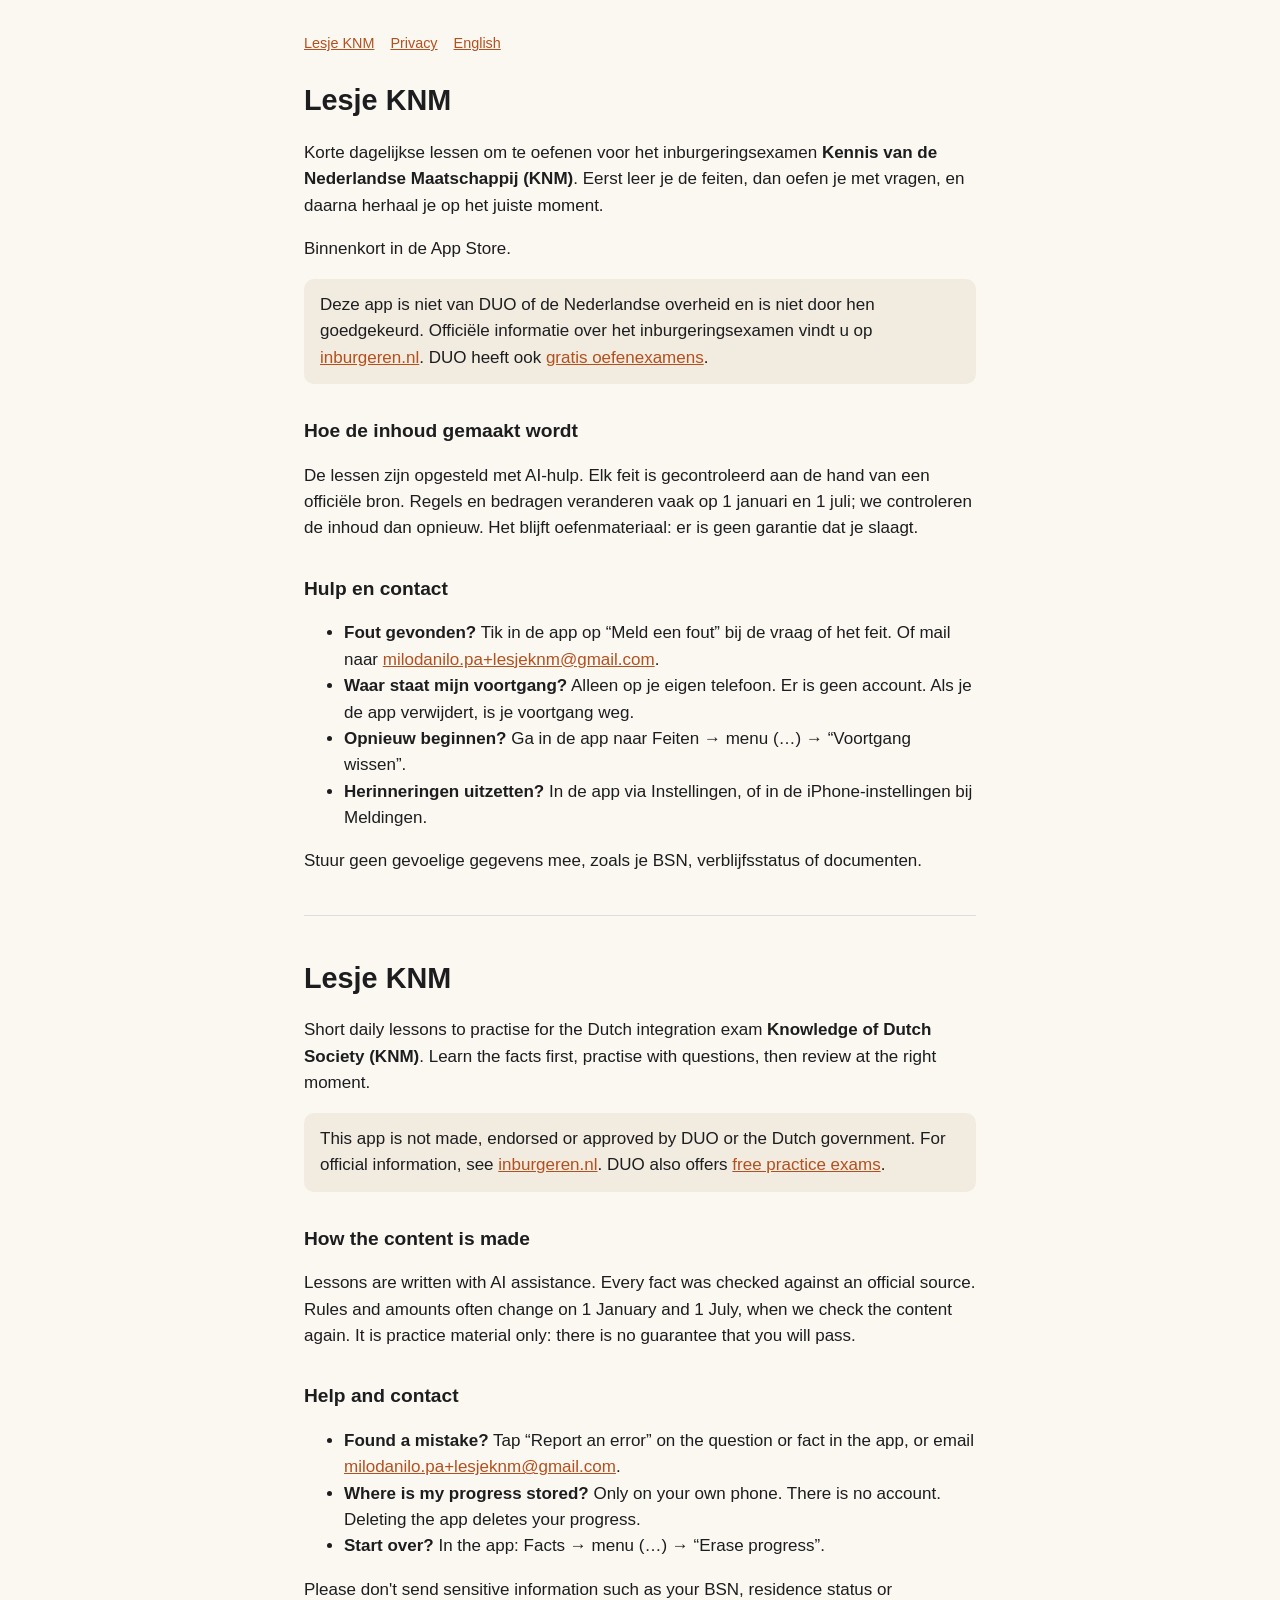
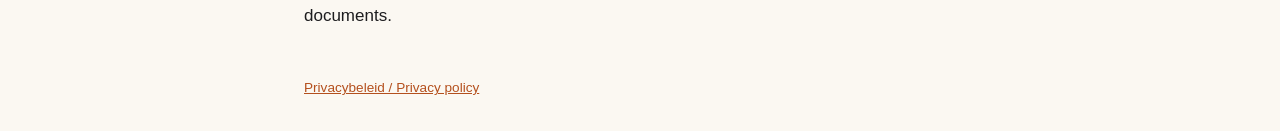
<file: index.html>
<!doctype html>
<html lang="nl">
<head>
<meta charset="utf-8"><meta name="viewport" content="width=device-width,initial-scale=1">
<title>Lesje KNM – oefenen voor het KNM-examen</title>
<meta name="description" content="Lesje KNM: korte dagelijkse lessen om te oefenen voor het inburgeringsexamen Kennis van de Nederlandse Maatschappij (KNM).">
<link rel="stylesheet" href="style.css">
</head>
<body>
<nav><a href="./">Lesje KNM</a><a href="privacy.html">Privacy</a><a href="#en">English</a></nav>

<h1>Lesje KNM</h1>
<p>Korte dagelijkse lessen om te oefenen voor het inburgeringsexamen <strong>Kennis van de Nederlandse Maatschappij (KNM)</strong>. Eerst leer je de feiten, dan oefen je met vragen, en daarna herhaal je op het juiste moment.</p>
<p><!-- APP_STORE_LINK -->Binnenkort in de App Store.</p>

<p class="note">Deze app is niet van DUO of de Nederlandse overheid en is niet door hen goedgekeurd. Officiële informatie over het inburgeringsexamen vindt u op <a href="https://www.inburgeren.nl">inburgeren.nl</a>. DUO heeft ook <a href="https://www.inburgeren.nl/examen-doen/oefenen.jsp">gratis oefenexamens</a>.</p>

<h2>Hoe de inhoud gemaakt wordt</h2>
<p>De lessen zijn opgesteld met AI-hulp. Elk feit is gecontroleerd aan de hand van een officiële bron. Regels en bedragen veranderen vaak op 1 januari en 1 juli; we controleren de inhoud dan opnieuw. Het blijft oefenmateriaal: er is geen garantie dat je slaagt.</p>

<h2>Hulp en contact</h2>
<ul>
<li><strong>Fout gevonden?</strong> Tik in de app op “Meld een fout” bij de vraag of het feit. Of mail naar <a href="mailto:milodanilo.pa+lesjeknm@gmail.com">milodanilo.pa+lesjeknm@gmail.com</a>.</li>
<li><strong>Waar staat mijn voortgang?</strong> Alleen op je eigen telefoon. Er is geen account. Als je de app verwijdert, is je voortgang weg.</li>
<li><strong>Opnieuw beginnen?</strong> Ga in de app naar Feiten → menu (…) → “Voortgang wissen”.</li>
<li><strong>Herinneringen uitzetten?</strong> In de app via Instellingen, of in de iPhone-instellingen bij Meldingen.</li>
</ul>
<p>Stuur geen gevoelige gegevens mee, zoals je BSN, verblijfsstatus of documenten.</p>

<hr>
<section id="en" lang="en">
<h1>Lesje KNM</h1>
<p>Short daily lessons to practise for the Dutch integration exam <strong>Knowledge of Dutch Society (KNM)</strong>. Learn the facts first, practise with questions, then review at the right moment.</p>
<p class="note">This app is not made, endorsed or approved by DUO or the Dutch government. For official information, see <a href="https://www.inburgeren.nl">inburgeren.nl</a>. DUO also offers <a href="https://www.inburgeren.nl/examen-doen/oefenen.jsp">free practice exams</a>.</p>
<h2>How the content is made</h2>
<p>Lessons are written with AI assistance. Every fact was checked against an official source. Rules and amounts often change on 1 January and 1 July, when we check the content again. It is practice material only: there is no guarantee that you will pass.</p>
<h2>Help and contact</h2>
<ul>
<li><strong>Found a mistake?</strong> Tap “Report an error” on the question or fact in the app, or email <a href="mailto:milodanilo.pa+lesjeknm@gmail.com">milodanilo.pa+lesjeknm@gmail.com</a>.</li>
<li><strong>Where is my progress stored?</strong> Only on your own phone. There is no account. Deleting the app deletes your progress.</li>
<li><strong>Start over?</strong> In the app: Facts → menu (…) → “Erase progress”.</li>
</ul>
<p>Please don't send sensitive information such as your BSN, residence status or documents.</p>
</section>

<footer><a href="privacy.html">Privacybeleid / Privacy policy</a></footer>
</body>
</html>
</file>
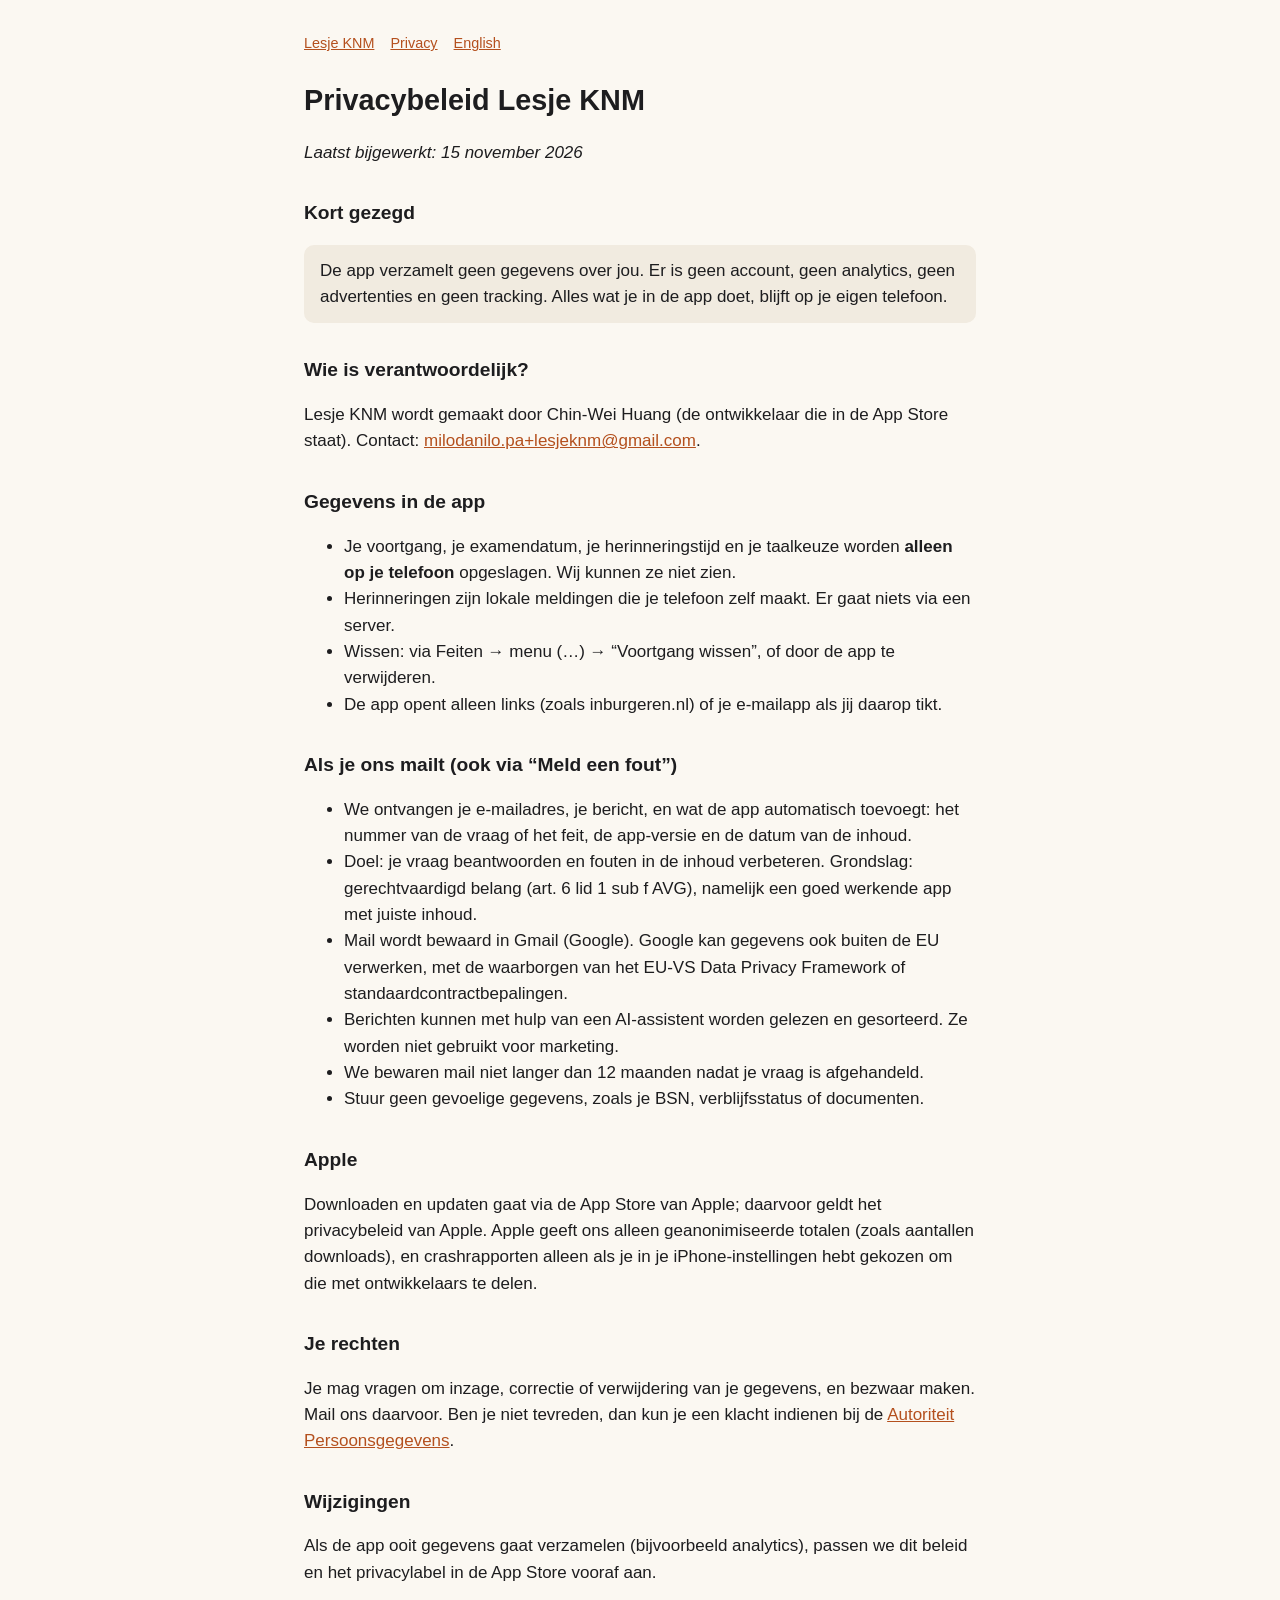
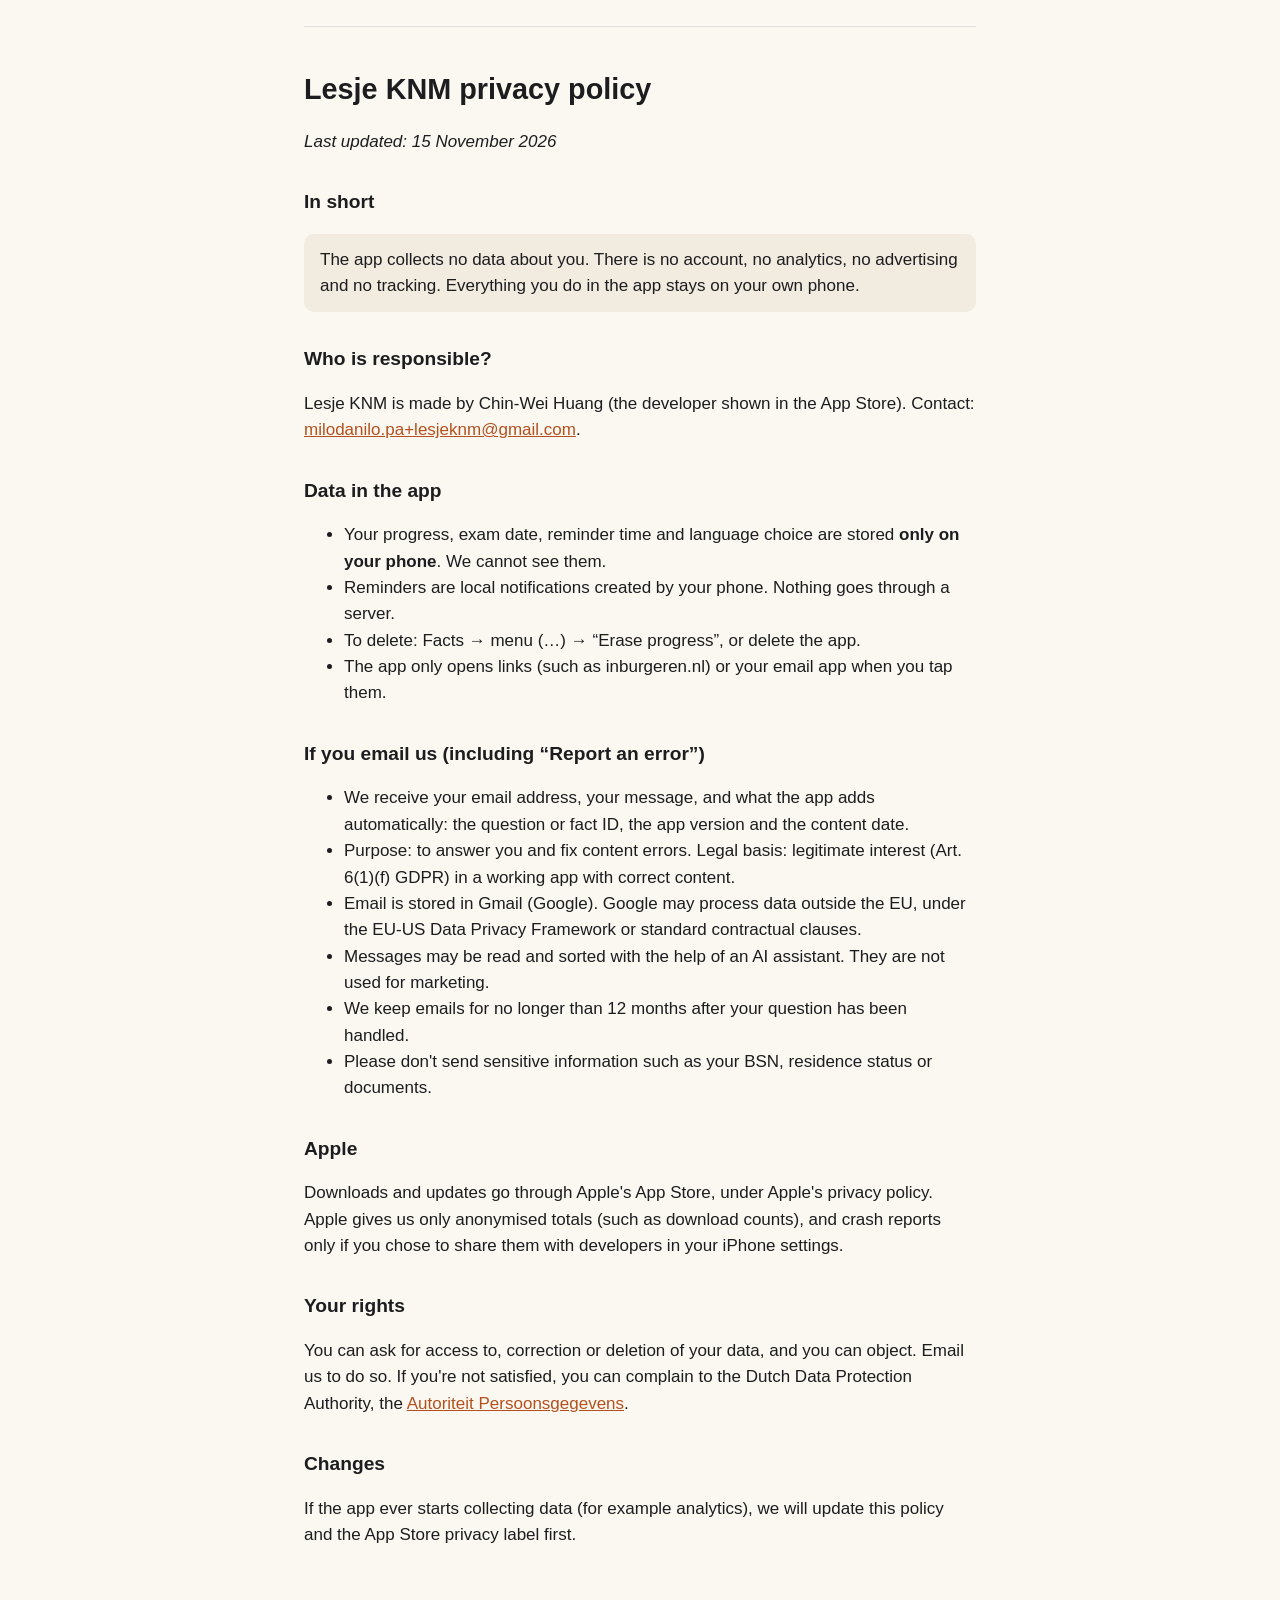
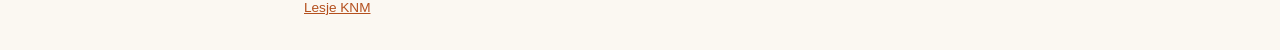
<file: privacy.html>
<!doctype html>
<html lang="nl">
<head>
<meta charset="utf-8"><meta name="viewport" content="width=device-width,initial-scale=1">
<title>Privacybeleid – Lesje KNM</title>
<link rel="stylesheet" href="style.css">
</head>
<body>
<nav><a href="./">Lesje KNM</a><a href="privacy.html">Privacy</a><a href="#en">English</a></nav>

<h1>Privacybeleid Lesje KNM</h1>
<p><em>Laatst bijgewerkt: 15 november 2026</em></p>

<h2>Kort gezegd</h2>
<p class="note">De app verzamelt geen gegevens over jou. Er is geen account, geen analytics, geen advertenties en geen tracking. Alles wat je in de app doet, blijft op je eigen telefoon.</p>

<h2>Wie is verantwoordelijk?</h2>
<p>Lesje KNM wordt gemaakt door Chin-Wei Huang (de ontwikkelaar die in de App Store staat). Contact: <a href="mailto:milodanilo.pa+lesjeknm@gmail.com">milodanilo.pa+lesjeknm@gmail.com</a>.</p>

<h2>Gegevens in de app</h2>
<ul>
<li>Je voortgang, je examendatum, je herinneringstijd en je taalkeuze worden <strong>alleen op je telefoon</strong> opgeslagen. Wij kunnen ze niet zien.</li>
<li>Herinneringen zijn lokale meldingen die je telefoon zelf maakt. Er gaat niets via een server.</li>
<li>Wissen: via Feiten → menu (…) → “Voortgang wissen”, of door de app te verwijderen.</li>
<li>De app opent alleen links (zoals inburgeren.nl) of je e-mailapp als jij daarop tikt.</li>
</ul>

<h2>Als je ons mailt (ook via “Meld een fout”)</h2>
<ul>
<li>We ontvangen je e-mailadres, je bericht, en wat de app automatisch toevoegt: het nummer van de vraag of het feit, de app-versie en de datum van de inhoud.</li>
<li>Doel: je vraag beantwoorden en fouten in de inhoud verbeteren. Grondslag: gerechtvaardigd belang (art. 6 lid 1 sub f AVG), namelijk een goed werkende app met juiste inhoud.</li>
<li>Mail wordt bewaard in Gmail (Google). Google kan gegevens ook buiten de EU verwerken, met de waarborgen van het EU-VS Data Privacy Framework of standaardcontractbepalingen.</li>
<li>Berichten kunnen met hulp van een AI-assistent worden gelezen en gesorteerd. Ze worden niet gebruikt voor marketing.</li>
<li>We bewaren mail niet langer dan 12 maanden nadat je vraag is afgehandeld.</li>
<li>Stuur geen gevoelige gegevens, zoals je BSN, verblijfsstatus of documenten.</li>
</ul>

<h2>Apple</h2>
<p>Downloaden en updaten gaat via de App Store van Apple; daarvoor geldt het privacybeleid van Apple. Apple geeft ons alleen geanonimiseerde totalen (zoals aantallen downloads), en crashrapporten alleen als je in je iPhone-instellingen hebt gekozen om die met ontwikkelaars te delen.</p>

<h2>Je rechten</h2>
<p>Je mag vragen om inzage, correctie of verwijdering van je gegevens, en bezwaar maken. Mail ons daarvoor. Ben je niet tevreden, dan kun je een klacht indienen bij de <a href="https://autoriteitpersoonsgegevens.nl">Autoriteit Persoonsgegevens</a>.</p>

<h2>Wijzigingen</h2>
<p>Als de app ooit gegevens gaat verzamelen (bijvoorbeeld analytics), passen we dit beleid en het privacylabel in de App Store vooraf aan.</p>

<hr>
<section id="en" lang="en">
<h1>Lesje KNM privacy policy</h1>
<p><em>Last updated: 15 November 2026</em></p>
<h2>In short</h2>
<p class="note">The app collects no data about you. There is no account, no analytics, no advertising and no tracking. Everything you do in the app stays on your own phone.</p>
<h2>Who is responsible?</h2>
<p>Lesje KNM is made by Chin-Wei Huang (the developer shown in the App Store). Contact: <a href="mailto:milodanilo.pa+lesjeknm@gmail.com">milodanilo.pa+lesjeknm@gmail.com</a>.</p>
<h2>Data in the app</h2>
<ul>
<li>Your progress, exam date, reminder time and language choice are stored <strong>only on your phone</strong>. We cannot see them.</li>
<li>Reminders are local notifications created by your phone. Nothing goes through a server.</li>
<li>To delete: Facts → menu (…) → “Erase progress”, or delete the app.</li>
<li>The app only opens links (such as inburgeren.nl) or your email app when you tap them.</li>
</ul>
<h2>If you email us (including “Report an error”)</h2>
<ul>
<li>We receive your email address, your message, and what the app adds automatically: the question or fact ID, the app version and the content date.</li>
<li>Purpose: to answer you and fix content errors. Legal basis: legitimate interest (Art. 6(1)(f) GDPR) in a working app with correct content.</li>
<li>Email is stored in Gmail (Google). Google may process data outside the EU, under the EU-US Data Privacy Framework or standard contractual clauses.</li>
<li>Messages may be read and sorted with the help of an AI assistant. They are not used for marketing.</li>
<li>We keep emails for no longer than 12 months after your question has been handled.</li>
<li>Please don't send sensitive information such as your BSN, residence status or documents.</li>
</ul>
<h2>Apple</h2>
<p>Downloads and updates go through Apple's App Store, under Apple's privacy policy. Apple gives us only anonymised totals (such as download counts), and crash reports only if you chose to share them with developers in your iPhone settings.</p>
<h2>Your rights</h2>
<p>You can ask for access to, correction or deletion of your data, and you can object. Email us to do so. If you're not satisfied, you can complain to the Dutch Data Protection Authority, the <a href="https://autoriteitpersoonsgegevens.nl">Autoriteit Persoonsgegevens</a>.</p>
<h2>Changes</h2>
<p>If the app ever starts collecting data (for example analytics), we will update this policy and the App Store privacy label first.</p>
</section>
<footer><a href="./">Lesje KNM</a></footer>
</body>
</html>
</file>
<file: style.css>
body{font:17px/1.55 -apple-system,BlinkMacSystemFont,"Segoe UI",sans-serif;max-width:42rem;margin:0 auto;padding:2rem 1.25rem;color:#1d1d1f;background:#fbf8f2}
h1{font-size:1.8rem;margin:.2rem 0 1rem}h2{font-size:1.2rem;margin-top:2rem}
a{color:#b4501e}.note{background:#f1ebe0;padding:.8rem 1rem;border-radius:10px}
nav{font-size:.9rem;margin-bottom:1.5rem}nav a{margin-right:1rem}footer{margin-top:3rem;font-size:.85rem;color:#666}
hr{border:0;border-top:1px solid #ddd;margin:2.5rem 0}
</file>
